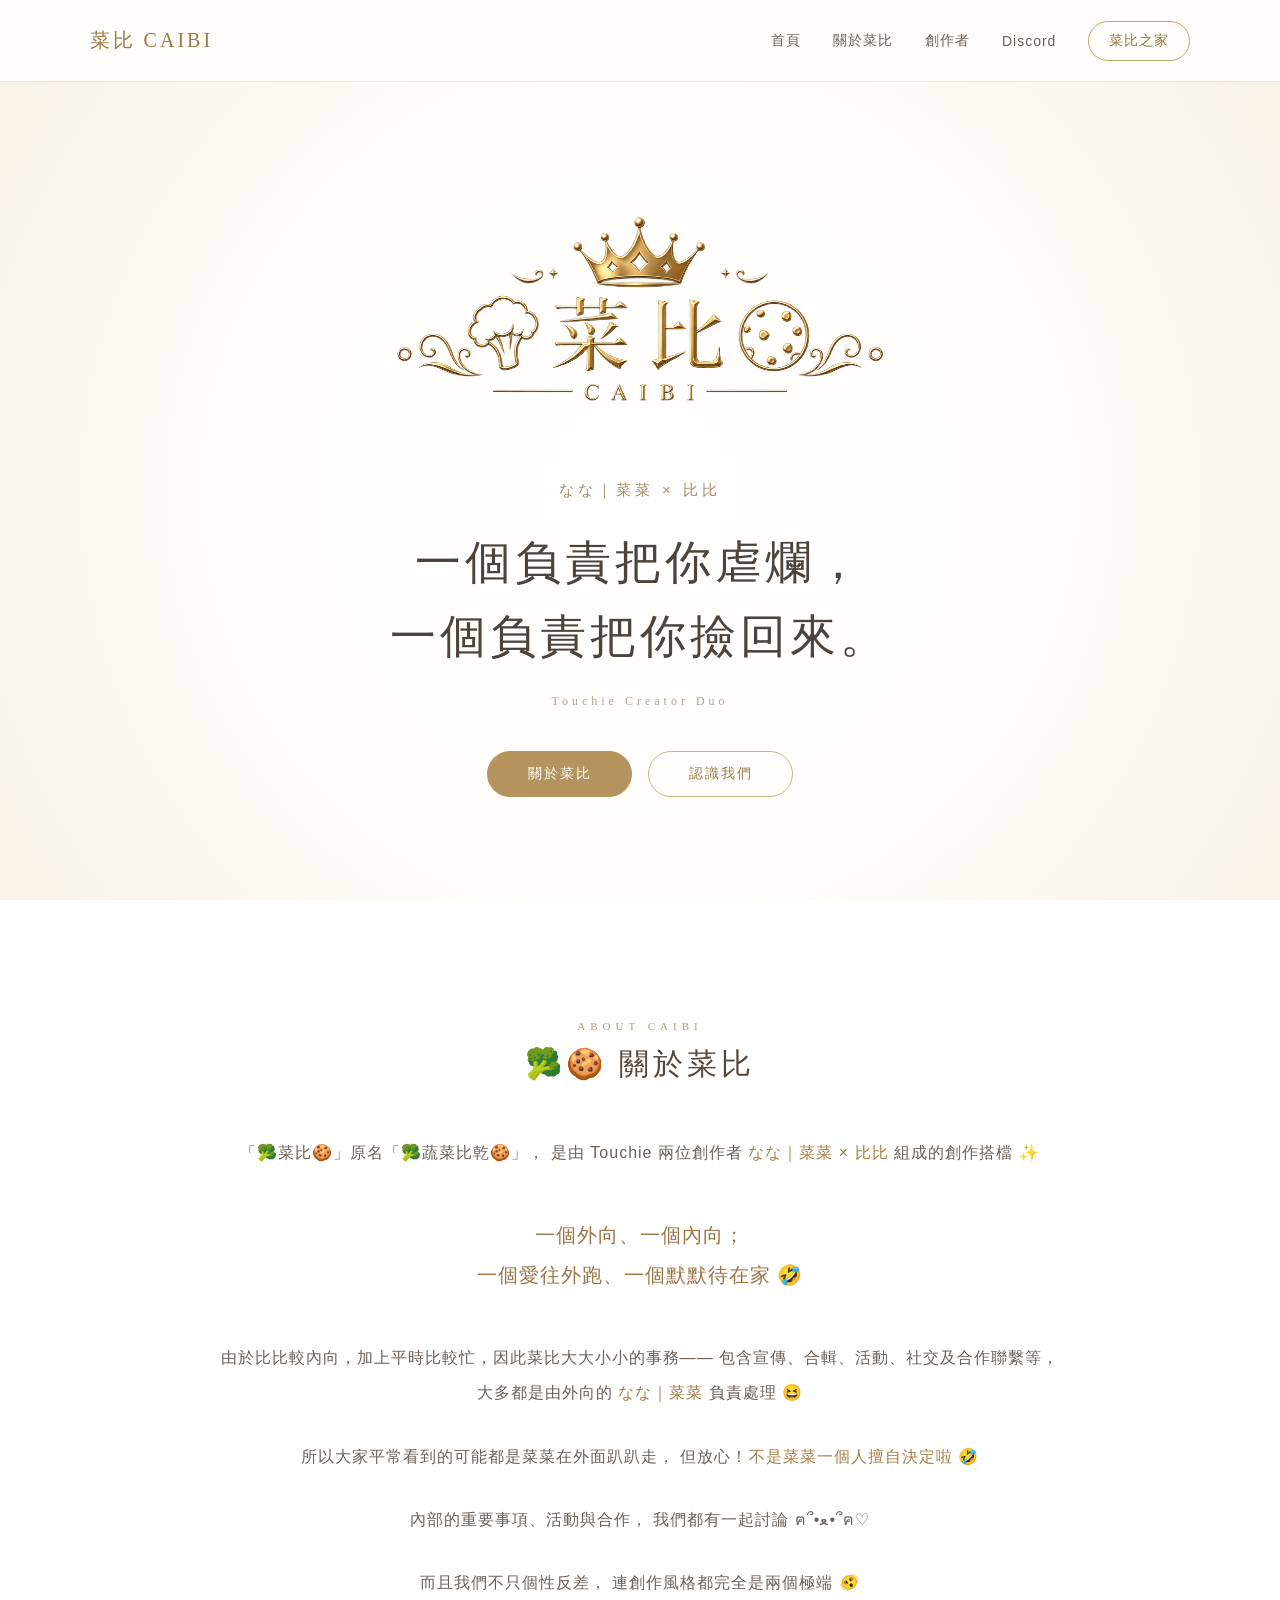
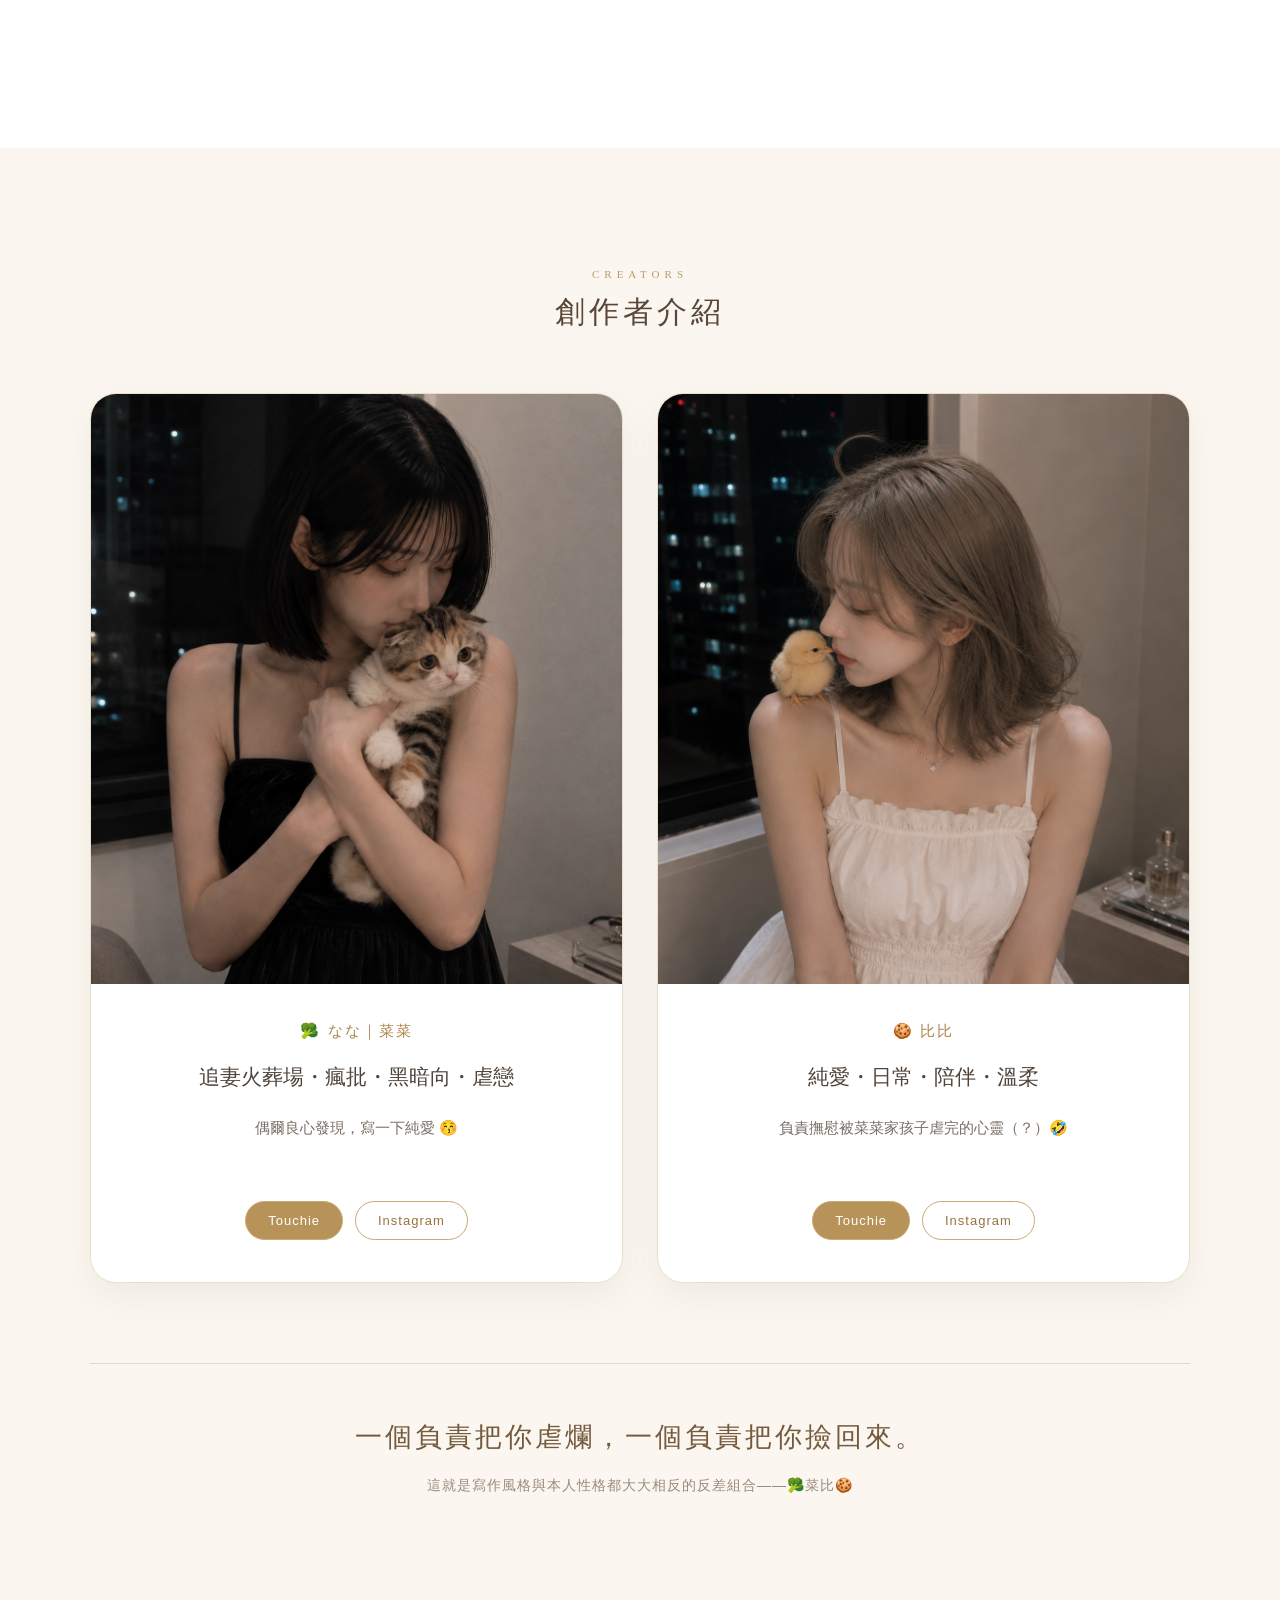
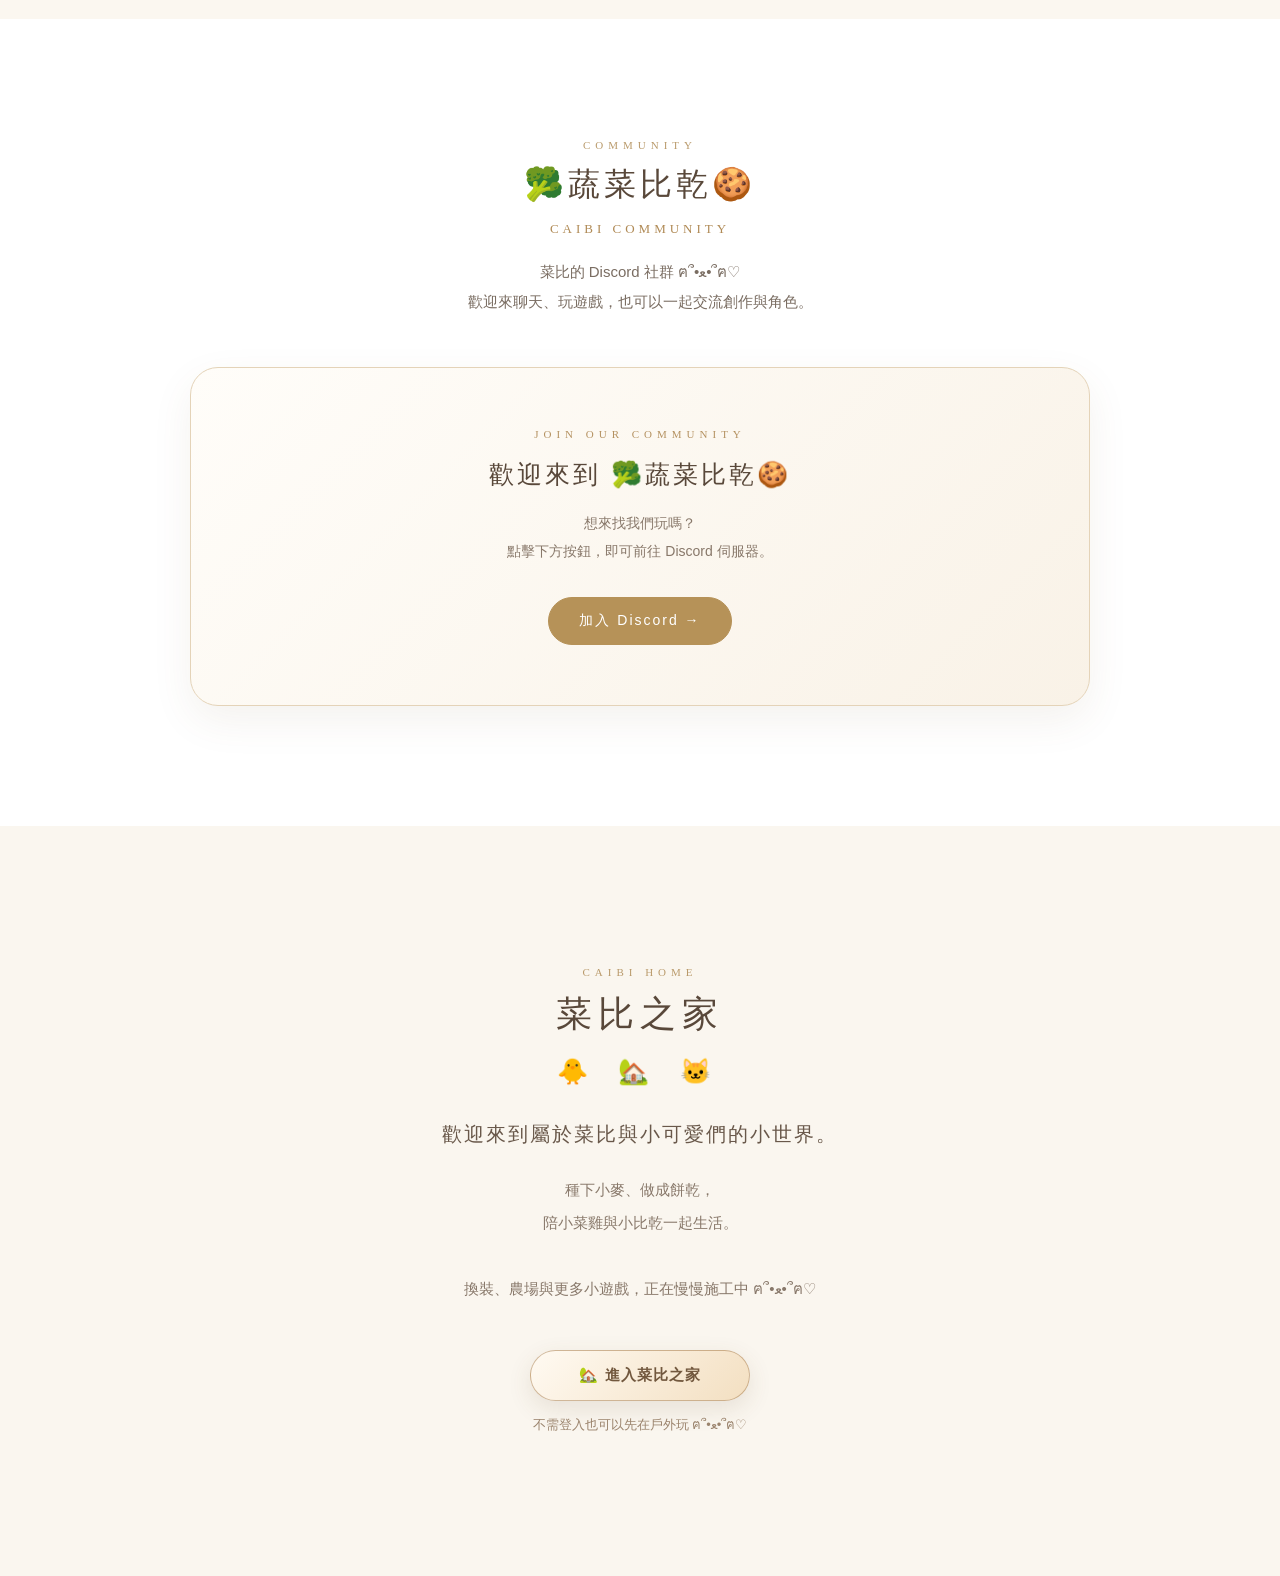
<file: index.html>
<!DOCTYPE html>
<html lang="zh-Hant">
<head>
  <meta charset="UTF-8">
  <meta name="viewport" content="width=device-width, initial-scale=1.0">

  <title>菜比 CAIBI</title>

  <link rel="stylesheet" href="css/style.css">
</head>

<body>

  <header class="navbar">
    <div class="nav-brand">菜比 CAIBI</div>

    <nav>
      <a href="#home">首頁</a>
      <a href="#about">關於菜比</a>
      <a href="#creators">創作者</a>
      <a href="#discord">Discord</a>
      <a href="#game" class="game-link">菜比之家</a>
    </nav>
  </header>


  <main>

    <!-- 首頁第一屏 -->
    <section id="home" class="hero">

      <div class="hero-content">

        <img
          src="assets/images/caibi-logo.png"
          alt="菜比 CAIBI"
          class="hero-logo"
        >

        <p class="hero-subtitle">
          なな｜菜菜 × 比比
        </p>

        <h1>
          一個負責把你虐爛，<br>
          一個負責把你撿回來。
        </h1>

        <p class="hero-description">
          Touchie Creator Duo
        </p>

        <div class="hero-buttons">
          <a href="#about" class="primary-btn">關於菜比</a>
          <a href="#creators" class="secondary-btn">認識我們</a>
        </div>

      </div>

    </section>


    <!-- 關於菜比 -->
    <section id="about" class="about">

      <div class="about-container">

        <p class="section-label">ABOUT CAIBI</p>
        <h2>🥦🍪 關於菜比</h2>

        <div class="about-text">

          <p>
            「🥦菜比🍪」原名「🥦蔬菜比乾🍪」，
            是由 Touchie 兩位創作者
            <strong>なな｜菜菜 × 比比</strong>
            組成的創作搭檔 ✨
          </p>

          <p class="about-highlight">
            一個外向、一個內向；<br>
            一個愛往外跑、一個默默待在家 🤣
          </p>

          <p>
            由於比比較內向，加上平時比較忙，因此菜比大大小小的事務——
            包含宣傳、合輯、活動、社交及合作聯繫等，
            大多都是由外向的 <strong>なな｜菜菜</strong> 負責處理 😆
          </p>

          <p>
            所以大家平常看到的可能都是菜菜在外面趴趴走，
            但放心！<strong>不是菜菜一個人擅自決定啦 🤣</strong>
          </p>

          <p>
            內部的重要事項、活動與合作，
            我們都有一起討論 ฅ՞•ﻌ•՞ฅ♡
          </p>

          <p>
            而且我們不只個性反差，
            連創作風格都完全是兩個極端 🫨
          </p>

        </div>

      </div>

    </section>


    <!-- 創作者 -->
    <section id="creators" class="creators">

      <div class="creators-container">

        <p class="section-label">CREATORS</p>
        <h2>創作者介紹</h2>

        <div class="creator-grid">

          <!-- 菜菜 -->
          <article class="creator-card">

            <img
              src="assets/images/nana.png"
              alt="なな｜菜菜"
              class="creator-photo"
            >

            <div class="creator-info">

              <span class="creator-tag">
                🥦 なな｜菜菜
              </span>

              <h3>
                追妻火葬場・瘋批・黑暗向・虐戀
              </h3>

              <p>
                偶爾良心發現，寫一下純愛 😚
              </p>

              <div class="creator-links">

                <a
                  href="https://h5.touchieai.com/author?code=6b3de2a2-0a30-4c3c-bffa-565434a07ce5"
                  target="_blank"
                  rel="noopener noreferrer"
                >
                  Touchie
                </a>

                <a
                  href="https://www.instagram.com/tyby_0309?igsh"
                  target="_blank"
                  rel="noopener noreferrer"
                >
                  Instagram
                </a>

              </div>

            </div>

          </article>


          <!-- 比比 -->
          <article class="creator-card">

            <img
              src="assets/images/bibi.png"
              alt="比比"
              class="creator-photo"
            >

            <div class="creator-info">

              <span class="creator-tag">
                🍪 比比
              </span>

              <h3>
                純愛・日常・陪伴・溫柔
              </h3>

              <p>
                負責撫慰被菜菜家孩子虐完的心靈（？）🤣
              </p>

              <div class="creator-links">

                <a
                  href="https://h5.touchieai.com/author?code=a5fe3165-bfc3-4f19-a0bd-d107816307d2"
                  target="_blank"
                  rel="noopener noreferrer"
                >
                  Touchie
                </a>

                <a
                  href="https://www.instagram.com/bibi.cookie_?igsh"
                  target="_blank"
                  rel="noopener noreferrer"
                >
                  Instagram
                </a>

              </div>

            </div>

          </article>

        </div>


        <div class="creator-quote">

          <p>
            一個負責把你虐爛，一個負責把你撿回來。
          </p>

          <span>
            這就是寫作風格與本人性格都大大相反的反差組合——🥦菜比🍪
          </span>

        </div>

      </div>

    </section>


    <!-- Discord 社群 -->
    <section id="discord" class="discord-section">

      <div class="discord-container">

        <p class="section-label">
          COMMUNITY
        </p>

        <h2>🥦蔬菜比乾🍪</h2>

        <p class="discord-subtitle">
          CAIBI COMMUNITY
        </p>

        <p class="discord-text">
          菜比的 Discord 社群 ฅ՞•ﻌ•՞ฅ♡<br>
          歡迎來聊天、玩遊戲，也可以一起交流創作與角色。
        </p>


        <div class="discord-card">

          <span class="discord-card-label">
            JOIN OUR COMMUNITY
          </span>

          <h3>
            歡迎來到 🥦蔬菜比乾🍪
          </h3>

          <p>
            想來找我們玩嗎？<br>
            點擊下方按鈕，即可前往 Discord 伺服器。
          </p>

          <a
            href="https://discord.gg/aS2KmsPfuN"
            target="_blank"
            rel="noopener noreferrer"
            class="discord-btn"
          >
            加入 Discord →
          </a>

        </div>

      </div>

    </section>


    <!-- 菜比之家 -->
    <section id="game" class="game-section">

      <div class="game-container">

        <p class="section-label">CAIBI HOME</p>

        <h2>菜比之家</h2>

        <p class="game-subtitle">
          🐥 🏡 🐱
        </p>

        <h3>
          歡迎來到屬於菜比與小可愛們的小世界。
        </h3>

        <p class="game-text">
          種下小麥、做成餅乾，<br>
          陪小菜雞與小比乾一起生活。<br><br>
          換裝、農場與更多小遊戲，正在慢慢施工中 ฅ՞•ﻌ•՞ฅ♡
        </p>

        <div class="game-entry">
  <a href="game/index.html" class="game-enter-btn">
    🏡 進入菜比之家
  </a>

  <p class="game-entry-note">
    不需登入也可以先在戶外玩 ฅ՞•ﻌ•՞ฅ♡
  </p>
</div>

      </div>

    </section>

  </main>

</body>
</html>
</file>
<file: css/style.css>
* {
  margin: 0;
  padding: 0;
  box-sizing: border-box;
}

html {
  scroll-behavior: smooth;
}

body {
  font-family: "Microsoft JhengHei", "Noto Sans TC", sans-serif;
  background: #fffdf9;
  color: #4d443c;
}


/* ===== 導覽列 ===== */

.navbar {
  width: 100%;
  height: 82px;
  padding: 0 7%;

  display: flex;
  align-items: center;
  justify-content: space-between;

  background: rgba(255, 253, 249, 0.94);
  border-bottom: 1px solid #eee5d8;
}

.nav-brand {
  font-family: Georgia, serif;
  font-size: 20px;
  letter-spacing: 3px;
  color: #9b7a45;
}

.navbar nav {
  display: flex;
  align-items: center;
  gap: 32px;
}

.navbar nav a {
  color: #6c6055;
  text-decoration: none;
  font-size: 14px;
  letter-spacing: 1px;
  transition: 0.25s;
}

.navbar nav a:hover {
  color: #b18a4c;
}

.navbar .game-link {
  padding: 10px 20px;
  border: 1px solid #c6a66d;
  border-radius: 30px;
  color: #9b783e;
}


/* ===== 首頁第一屏 ===== */

.hero {
  min-height: calc(100vh - 82px);

  display: flex;
  justify-content: center;
  align-items: center;

  text-align: center;
  padding: 60px 20px;

  background:
    radial-gradient(
      circle at center,
      #ffffff 0%,
      #fffdf9 55%,
      #f8f2e8 100%
    );
}

.hero-content {
  width: 100%;
  max-width: 850px;
}

.hero-logo {
  width: min(520px, 85%);
  height: auto;
  margin-bottom: 32px;
}

.hero-subtitle {
  font-size: 15px;
  letter-spacing: 4px;
  color: #a68b65;
  margin-bottom: 26px;
}

.hero h1 {
  font-family: "Microsoft JhengHei", sans-serif;
  font-size: clamp(28px, 4vw, 46px);
  font-weight: 400;
  line-height: 1.6;
  letter-spacing: 4px;
  color: #4d433a;
}

.hero-description {
  margin-top: 20px;

  color: #b2a18d;

  font-family: Georgia, serif;
  font-size: 12px;
  letter-spacing: 4px;
}

.hero-buttons {
  margin-top: 42px;

  display: flex;
  justify-content: center;
  gap: 16px;
}

.hero-buttons a {
  min-width: 145px;
  padding: 13px 25px;

  border-radius: 30px;
  text-decoration: none;

  font-size: 14px;
  letter-spacing: 2px;

  transition: 0.25s;
}

.primary-btn {
  background: #b4935c;
  color: white;
  border: 1px solid #b4935c;
}

.primary-btn:hover {
  background: #9d7d4b;
  transform: translateY(-2px);
}

.secondary-btn {
  background: transparent;
  color: #9d7d4b;
  border: 1px solid #cdb487;
}

.secondary-btn:hover {
  background: #f6eee1;
  transform: translateY(-2px);
}


/* ===== 首頁手機版 ===== */

@media (max-width: 700px) {

  .navbar {
    height: 70px;
    padding: 0 20px;
  }

  .navbar nav a:not(.game-link) {
    display: none;
  }

  .nav-brand {
    font-size: 16px;
  }

  .hero {
    min-height: calc(100vh - 70px);
  }

  .hero h1 {
    letter-spacing: 2px;
  }

  .hero-buttons {
    flex-direction: column;
    align-items: center;
  }

  .hero-buttons a {
    width: 200px;
  }
}


/* ===== 關於菜比 ===== */

.about {
  padding: 120px 24px;
  background: #ffffff;
}

.about-container {
  max-width: 850px;
  margin: 0 auto;
  text-align: center;
}

.section-label {
  margin-bottom: 12px;

  font-family: Georgia, serif;
  font-size: 11px;
  letter-spacing: 5px;

  color: #b99a6b;
}

.about h2 {
  margin-bottom: 50px;

  font-size: 30px;
  font-weight: 400;
  letter-spacing: 4px;

  color: #59483a;
}

.about-text {
  font-size: 16px;
  line-height: 2.2;
  letter-spacing: 1px;

  color: #6c6057;
}

.about-text p {
  margin-bottom: 28px;
}

.about-text strong {
  color: #a77e45;
  font-weight: 500;
}

.about-highlight {
  margin: 45px 0 !important;

  font-size: 20px;
  line-height: 2;

  color: #9b7648;
}


/* ===== 創作者 ===== */

.creators {
  padding: 120px 24px;
  background: #fbf7f0;
}

.creators-container {
  width: min(1100px, 100%);
  margin: 0 auto;
  text-align: center;
}

.creators h2 {
  margin-bottom: 60px;

  font-size: 30px;
  font-weight: 400;
  letter-spacing: 4px;

  color: #59483a;
}

.creator-grid {
  display: grid;
  grid-template-columns: repeat(2, 1fr);
  gap: 34px;
}

.creator-card {
  overflow: hidden;

  background: #ffffff;

  border: 1px solid #eadfce;
  border-radius: 26px;

  box-shadow: 0 14px 35px rgba(104, 83, 55, 0.08);

  transition: 0.3s;
}

.creator-card:hover {
  transform: translateY(-6px);
  box-shadow: 0 18px 45px rgba(104, 83, 55, 0.13);
}

.creator-photo {
  display: block;

  width: 100%;
  height: 590px;

  object-fit: cover;
  object-position: center;
}

.creator-info {
  padding: 38px 35px 42px;
}

.creator-tag {
  display: inline-block;
  margin-bottom: 18px;

  font-size: 15px;
  letter-spacing: 2px;

  color: #ad854c;
}

.creator-info h3 {
  margin-bottom: 18px;

  font-size: 21px;
  font-weight: 400;
  line-height: 1.7;

  color: #50443a;
}

.creator-info p {
  min-height: 60px;

  font-size: 15px;
  line-height: 2;

  color: #7a6e65;
}

.creator-links {
  margin-top: 28px;

  display: flex;
  justify-content: center;
  gap: 12px;
}

.creator-links a {
  padding: 11px 22px;

  border: 1px solid #caaa73;
  border-radius: 30px;

  color: #98733f;
  text-decoration: none;

  font-size: 13px;
  letter-spacing: 1px;

  transition: 0.25s;
}

.creator-links a:first-child {
  background: #b79359;
  color: white;
}

.creator-links a:hover {
  transform: translateY(-2px);
}

.creator-quote {
  margin: 80px auto 0;
  padding-top: 55px;

  border-top: 1px solid #e6d8c5;
}

.creator-quote p {
  margin-bottom: 16px;

  font-size: 27px;
  letter-spacing: 3px;

  color: #755b3e;
}

.creator-quote span {
  font-size: 14px;
  line-height: 2;
  letter-spacing: 1px;

  color: #9a8b7c;
}


/* ===== 創作者手機版 ===== */

@media (max-width: 800px) {

  .creators {
    padding: 90px 16px;
  }

  .creators h2 {
    margin-bottom: 45px;
    font-size: 27px;
  }

  .creator-grid {
    grid-template-columns: 1fr;
    gap: 28px;
  }

  .creator-card {
    border-radius: 22px;
  }

  .creator-photo {
    width: 100%;
    height: 430px;

    object-fit: cover;
    object-position: center 35%;
  }

  .creator-info {
    padding: 30px 22px 34px;
  }

  .creator-tag {
    margin-bottom: 14px;
    font-size: 14px;
  }

  .creator-info h3 {
    font-size: 18px;
    line-height: 1.7;
  }

  .creator-info p {
    min-height: 0;

    font-size: 14px;
    line-height: 2;
  }

  .creator-links {
    margin-top: 22px;
  }

  .creator-links a {
    padding: 10px 18px;
    font-size: 12px;
  }

  .creator-quote {
    margin-top: 55px;
    padding-top: 40px;
  }

  .creator-quote p {
    font-size: 21px;
    line-height: 1.8;
    letter-spacing: 2px;
  }

  .creator-quote span {
    font-size: 12px;
  }
}


/* ===== Discord 社群 ===== */

.discord-section {
  padding: 120px 24px;
  background: #ffffff;
}

.discord-container {
  width: min(900px, 100%);
  margin: 0 auto;
  text-align: center;
}

.discord-section h2 {
  margin-bottom: 14px;

  font-size: 32px;
  font-weight: 400;
  letter-spacing: 4px;

  color: #59483a;
}

.discord-subtitle {
  margin-bottom: 20px;

  font-family: Georgia, serif;
  font-size: 13px;
  letter-spacing: 4px;

  color: #b08a55;
}

.discord-text {
  margin: 0 auto 50px;
  max-width: 650px;

  font-size: 15px;
  line-height: 2;

  color: #7a6d62;
}

.discord-card {
  padding: 60px 30px;

  background:
    linear-gradient(
      135deg,
      #fffdf9 0%,
      #f9f2e7 100%
    );

  border: 1px solid #e4d3b8;
  border-radius: 28px;

  box-shadow: 0 15px 40px rgba(109, 83, 48, 0.08);
}

.discord-card-label {
  display: block;
  margin-bottom: 18px;

  font-family: Georgia, serif;
  font-size: 11px;
  letter-spacing: 5px;

  color: #b49160;
}

.discord-card h3 {
  margin-bottom: 18px;

  font-size: 25px;
  font-weight: 400;
  letter-spacing: 3px;

  color: #59483a;
}

.discord-card p {
  margin-bottom: 32px;

  font-size: 14px;
  line-height: 2;

  color: #88786a;
}

.discord-btn {
  display: inline-block;

  padding: 14px 30px;

  background: #b69258;

  border: 1px solid #b69258;
  border-radius: 30px;

  color: #ffffff;
  text-decoration: none;

  font-size: 14px;
  letter-spacing: 2px;

  transition: 0.25s;
}

.discord-btn:hover {
  background: #9f7a46;
  transform: translateY(-2px);
}


/* ===== Discord 手機版 ===== */

@media (max-width: 700px) {

  .discord-section {
    padding: 90px 20px;
  }

  .discord-card {
    padding: 45px 22px;
  }

  .discord-section h2 {
    font-size: 27px;
  }
}


/* ===== 菜比之家 ===== */

.game-section {
  padding: 140px 24px;
  background: #faf6ef;
  text-align: center;
}

.game-container {
  width: min(850px, 100%);
  margin: 0 auto;
}

.game-section h2 {
  margin: 10px 0 18px;

  font-size: 36px;
  font-weight: 400;
  letter-spacing: 6px;

  color: #59483a;
}

.game-subtitle {
  margin-bottom: 35px;

  font-size: 25px;
  letter-spacing: 12px;
}

.game-section h3 {
  margin-bottom: 25px;

  font-size: 20px;
  font-weight: 400;
  letter-spacing: 2px;

  color: #69584a;
}

.game-text {
  margin: 0 auto 45px;

  font-size: 15px;
  line-height: 2.2;

  color: #88786a;
}

.coming-soon {
  display: inline-block;
  min-width: 310px;

  padding: 28px 45px;

  background: rgba(255, 255, 255, 0.7);

  border: 1px solid #dfc9a7;
  border-radius: 50px;
}

.coming-soon span {
  display: block;
  margin-bottom: 8px;

  font-family: Georgia, serif;
  font-size: 12px;
  letter-spacing: 6px;

  color: #b08a55;
}

.coming-soon p {
  margin: 0;

  font-size: 13px;
  letter-spacing: 1px;

  color: #8b7968;
}


/* ===== 菜比之家手機版 ===== */

@media (max-width: 700px) {

  .game-section {
    padding: 100px 20px;
  }

  .game-section h2 {
    font-size: 30px;
  }

  .game-section h3 {
    font-size: 17px;
    line-height: 1.8;
  }

  .coming-soon {
    min-width: 0;
    width: 100%;
    max-width: 330px;

    padding: 25px 20px;
  }
}
/* =========================
   🏡 菜比之家｜遊戲入口
========================= */

.game-entry {
  margin-top: 30px;
  text-align: center;
}

.game-enter-btn {
  display: inline-flex;
  align-items: center;
  justify-content: center;

  min-width: 220px;
  padding: 15px 30px;

  border: 1px solid rgba(171, 132, 86, 0.55);
  border-radius: 999px;

  background:
    linear-gradient(
      135deg,
      #fffaf2,
      #f3dfc1
    );

  color: #72583e;

  font-size: 15px;
  font-weight: 700;
  letter-spacing: 1px;

  text-decoration: none;

  box-shadow:
    0 8px 24px rgba(101, 73, 42, 0.12);

  transition:
    transform 0.2s ease,
    box-shadow 0.2s ease,
    background 0.2s ease;
}

.game-enter-btn:hover {
  transform: translateY(-3px);

  background:
    linear-gradient(
      135deg,
      #ffffff,
      #f6e6ce
    );

  box-shadow:
    0 12px 28px rgba(101, 73, 42, 0.18);
}

.game-entry-note {
  margin-top: 13px;

  color: #9b846d;

  font-size: 13px;
  line-height: 1.7;
}


/* =========================
   📱 菜比之家入口｜手機版
========================= */

@media (max-width: 700px) {

  .game-entry {
    margin-top: 24px;
  }

  .game-enter-btn {
    min-width: 200px;

    padding: 13px 24px;

    font-size: 14px;
  }

  .game-entry-note {
    margin-top: 11px;
    font-size: 12px;
  }
}
</file>
